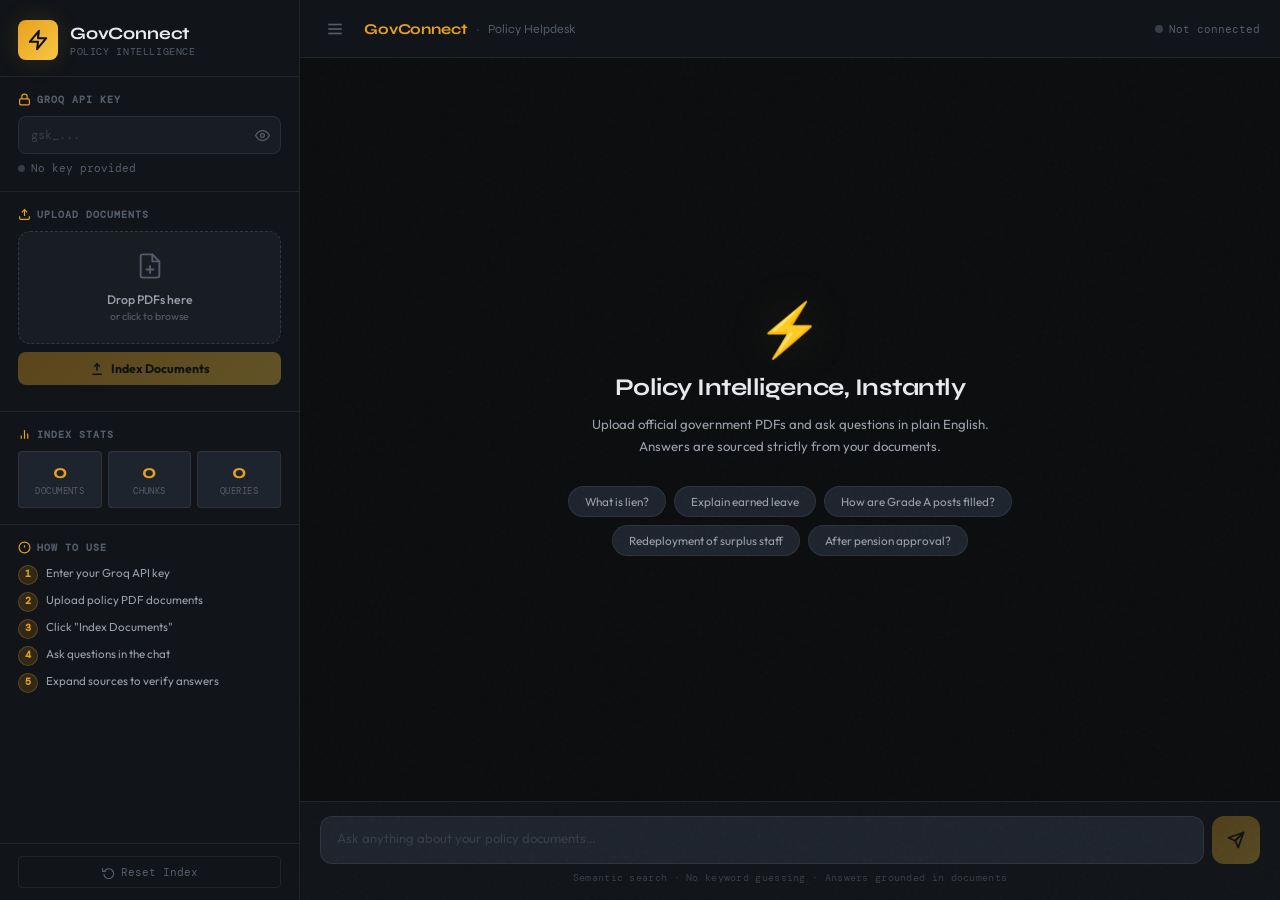
<file: frontend/index.html>
<!DOCTYPE html>
<html lang="en">
<head>
  <meta charset="UTF-8" />
  <meta name="viewport" content="width=device-width, initial-scale=1.0" />
  <title>GovConnect · Policy Helpdesk</title>
  <link rel="stylesheet" href="./style.css">
  <link rel="preconnect" href="https://fonts.googleapis.com" />
  <link rel="preconnect" href="https://fonts.gstatic.com" crossorigin />
  <link href="https://fonts.googleapis.com/css2?family=Syne:wght@400;500;600;700;800&family=DM+Mono:wght@300;400;500&family=Outfit:wght@300;400;500;600&display=swap" rel="stylesheet" />
</head>
<body>

  <!-- ░░ NOISE OVERLAY ░░ -->
  <div class="noise" aria-hidden="true"></div>

  <!-- ░░ SIDEBAR ░░ -->
  <aside class="sidebar" id="sidebar">

    <div class="sidebar-top">
      <div class="brand">
        <div class="brand-icon">
          <svg width="22" height="22" viewBox="0 0 24 24" fill="none" stroke="currentColor" stroke-width="2.2" stroke-linecap="round" stroke-linejoin="round"><path d="M13 2L3 14h9l-1 8 10-12h-9l1-8z"/></svg>
        </div>
        <div>
          <div class="brand-name">GovConnect</div>
          <div class="brand-tag">Policy Intelligence</div>
        </div>
      </div>
    </div>

    <!-- API Key -->
    <div class="sidebar-section">
      <div class="section-label">
        <svg width="13" height="13" viewBox="0 0 24 24" fill="none" stroke="currentColor" stroke-width="2.2"><rect x="3" y="11" width="18" height="11" rx="2"/><path d="M7 11V7a5 5 0 0 1 10 0v4"/></svg>
        Groq API Key
      </div>
      <div class="key-input-wrap">
        <input type="password" id="apiKeyInput" class="key-input" placeholder="gsk_..." autocomplete="off" />
        <button class="key-toggle" id="keyToggle" title="Show/hide key">
          <svg id="eyeIcon" width="15" height="15" viewBox="0 0 24 24" fill="none" stroke="currentColor" stroke-width="2" stroke-linecap="round"><path d="M1 12s4-8 11-8 11 8 11 8-4 8-11 8-11-8-11-8z"/><circle cx="12" cy="12" r="3"/></svg>
        </button>
      </div>
      <div class="key-status" id="keyStatus">
        <span class="dot"></span> No key provided
      </div>
    </div>

    <div class="sidebar-divider"></div>

    <!-- Upload -->
    <div class="sidebar-section">
      <div class="section-label">
        <svg width="13" height="13" viewBox="0 0 24 24" fill="none" stroke="currentColor" stroke-width="2.2"><path d="M21 15v4a2 2 0 0 1-2 2H5a2 2 0 0 1-2-2v-4"/><polyline points="17 8 12 3 7 8"/><line x1="12" y1="3" x2="12" y2="15"/></svg>
        Upload Documents
      </div>
      <div class="upload-zone" id="uploadZone">
        <div class="upload-icon">
          <svg width="28" height="28" viewBox="0 0 24 24" fill="none" stroke="currentColor" stroke-width="1.6" stroke-linecap="round" stroke-linejoin="round"><path d="M14 2H6a2 2 0 0 0-2 2v16a2 2 0 0 0 2 2h12a2 2 0 0 0 2-2V8z"/><polyline points="14 2 14 8 20 8"/><line x1="12" y1="18" x2="12" y2="12"/><line x1="9" y1="15" x2="15" y2="15"/></svg>
        </div>
        <div class="upload-text">Drop PDFs here</div>
        <div class="upload-sub">or click to browse</div>
        <input type="file" id="fileInput" multiple accept=".pdf" style="display:none;" />
      </div>
      <button class="upload-btn" id="uploadBtn" disabled>
        <svg width="14" height="14" viewBox="0 0 24 24" fill="none" stroke="currentColor" stroke-width="2.5"><polyline points="17 8 12 3 7 8"/><line x1="12" y1="3" x2="12" y2="15"/><path d="M20 21H4"/></svg>
        Index Documents
      </button>
      <div id="uploadProgress" class="upload-progress" style="display:none;">
        <div class="progress-bar"><div class="progress-fill" id="progressFill"></div></div>
        <div class="progress-label" id="progressLabel">Processing…</div>
      </div>
      <div id="docList" class="doc-list"></div>
    </div>

    <div class="sidebar-divider"></div>

    <!-- Stats -->
    <div class="sidebar-section">
      <div class="section-label">
        <svg width="13" height="13" viewBox="0 0 24 24" fill="none" stroke="currentColor" stroke-width="2.2"><line x1="18" y1="20" x2="18" y2="10"/><line x1="12" y1="20" x2="12" y2="4"/><line x1="6" y1="20" x2="6" y2="14"/></svg>
        Index Stats
      </div>
      <div class="stats-grid">
        <div class="stat-card">
          <div class="stat-val" id="statDocs">0</div>
          <div class="stat-lbl">Documents</div>
        </div>
        <div class="stat-card">
          <div class="stat-val" id="statChunks">0</div>
          <div class="stat-lbl">Chunks</div>
        </div>
        <div class="stat-card">
          <div class="stat-val" id="statQueries">0</div>
          <div class="stat-lbl">Queries</div>
        </div>
      </div>
    </div>

    <div class="sidebar-divider"></div>

    <!-- Instructions -->
    <div class="sidebar-section">
      <div class="section-label">
        <svg width="13" height="13" viewBox="0 0 24 24" fill="none" stroke="currentColor" stroke-width="2.2"><circle cx="12" cy="12" r="10"/><line x1="12" y1="8" x2="12" y2="12"/><line x1="12" y1="16" x2="12.01" y2="16"/></svg>
        How to Use
      </div>
      <ol class="instructions">
        <li>Enter your Groq API key</li>
        <li>Upload policy PDF documents</li>
        <li>Click "Index Documents"</li>
        <li>Ask questions in the chat</li>
        <li>Expand sources to verify answers</li>
      </ol>
    </div>

    <!-- Reset -->
    <div class="sidebar-bottom">
      <button class="reset-btn" id="resetBtn">
        <svg width="13" height="13" viewBox="0 0 24 24" fill="none" stroke="currentColor" stroke-width="2.2"><polyline points="1 4 1 10 7 10"/><path d="M3.51 15a9 9 0 1 0 .49-3.93"/></svg>
        Reset Index
      </button>
    </div>

  </aside>

  <!-- ░░ MAIN ░░ -->
  <main class="main">

    <!-- Top bar -->
    <header class="topbar">
      <button class="sidebar-toggle" id="sidebarToggle" title="Toggle sidebar">
        <svg width="18" height="18" viewBox="0 0 24 24" fill="none" stroke="currentColor" stroke-width="2.2"><line x1="3" y1="6" x2="21" y2="6"/><line x1="3" y1="12" x2="21" y2="12"/><line x1="3" y1="18" x2="21" y2="18"/></svg>
      </button>
      <div class="topbar-title">
        <span class="topbar-brand">GovConnect</span>
        <span class="topbar-sep">·</span>
        <span class="topbar-sub">Policy Helpdesk</span>
      </div>
      <div class="topbar-status" id="topbarStatus">
        <span class="status-dot offline" id="statusDot"></span>
        <span id="statusText">Not connected</span>
      </div>
    </header>

    <!-- Chat window -->
    <div class="chat-window" id="chatWindow">
      <!-- Welcome state -->
      <div class="welcome" id="welcomeState">
        <div class="welcome-glyph">⚡</div>
        <h2 class="welcome-title">Policy Intelligence, Instantly</h2>
        <p class="welcome-desc">Upload official government PDFs and ask questions in plain English. Answers are sourced strictly from your documents.</p>
        <div class="sample-queries" id="sampleQueries">
          <button class="sample-chip" data-q="What is lien?">What is lien?</button>
          <button class="sample-chip" data-q="Explain earned leave">Explain earned leave</button>
          <button class="sample-chip" data-q="How are Grade A posts filled?">How are Grade A posts filled?</button>
          <button class="sample-chip" data-q="Steps for redeployment of surplus staff">Redeployment of surplus staff</button>
          <button class="sample-chip" data-q="What happens after pension approval?">After pension approval?</button>
        </div>
      </div>

      <!-- Messages -->
      <div class="messages" id="messages"></div>
    </div>

    <!-- Input area -->
    <div class="input-area">
      <div class="input-wrap">
        <textarea
          id="queryInput"
          class="query-input"
          placeholder="Ask anything about your policy documents…"
          rows="1"
          autocomplete="off"
        ></textarea>
        <button class="send-btn" id="sendBtn" disabled title="Send">
          <svg width="18" height="18" viewBox="0 0 24 24" fill="none" stroke="currentColor" stroke-width="2.4" stroke-linecap="round" stroke-linejoin="round"><line x1="22" y1="2" x2="11" y2="13"/><polygon points="22 2 15 22 11 13 2 9 22 2"/></svg>
        </button>
      </div>
      <div class="input-hint">Semantic search · No keyword guessing · Answers grounded in documents</div>
    </div>

  </main>
<script src="./script.js"></script>
</body>
</html>
</file>
<file: frontend/style.css>
*, *::before, *::after { box-sizing: border-box; margin: 0; padding: 0; }
html { font-size: 15px; -webkit-font-smoothing: antialiased; }
button { cursor: pointer; font-family: inherit; }
textarea, input { font-family: inherit; }

/* ── Variables ── */
:root {
  --bg-0:           #0b0d0f;
  --bg-1:           #111418;
  --bg-2:           #181d24;
  --bg-3:           #1e242d;
  --bg-4:           #242b36;
  --border:         rgba(255,255,255,0.07);
  --border-bright:  rgba(255,255,255,0.12);
  --amber:          #e8a020;
  --amber-dim:      #c48318;
  --amber-glow:     rgba(232,160,32,0.15);
  --amber-glow-sm:  rgba(232,160,32,0.08);
  --cyan:           #38bdf8;
  --green:          #4ade80;
  --red:            #f87171;
  --text-1:         #e8eaed;
  --text-2:         #9aa0ab;
  --text-3:         #545d6b;
  --text-4:         #363d47;
  --radius-xs:      4px;
  --radius-sm:      8px;
  --radius-md:      12px;
  --radius-lg:      18px;
  --radius-xl:      24px;
  --shadow-sm:      0 2px 8px rgba(0,0,0,0.4);
  --shadow-md:      0 4px 20px rgba(0,0,0,0.5);
  --shadow-lg:      0 8px 40px rgba(0,0,0,0.7);
  --sidebar-w:      300px;
  --topbar-h:       58px;
  --font-display:   'Syne', sans-serif;
  --font-body:      'Outfit', sans-serif;
  --font-mono:      'DM Mono', monospace;
  --transition:     all 0.18s ease;
}

/* ── Noise overlay ── */
.noise {
  position: fixed; inset: 0; z-index: 0;
  pointer-events: none;
  background-image: url("data:image/svg+xml,%3Csvg viewBox='0 0 256 256' xmlns='http://www.w3.org/2000/svg'%3E%3Cfilter id='n'%3E%3CfeTurbulence type='fractalNoise' baseFrequency='0.9' numOctaves='4' stitchTiles='stitch'/%3E%3C/filter%3E%3Crect width='100%25' height='100%25' filter='url(%23n)' opacity='0.035'/%3E%3C/svg%3E");
  opacity: 0.6;
}

/* ── Body ── */
body {
  display: flex;
  height: 100vh;
  overflow: hidden;
  background: var(--bg-0);
  color: var(--text-1);
  font-family: var(--font-body);
  position: relative;
  z-index: 1;
}

/* ══════════════════════════════════════════
   SIDEBAR
══════════════════════════════════════════ */
.sidebar {
  width: var(--sidebar-w);
  flex-shrink: 0;
  height: 100vh;
  background: var(--bg-1);
  border-right: 1px solid var(--border);
  display: flex;
  flex-direction: column;
  overflow-y: auto;
  overflow-x: hidden;
  transition: transform 0.25s cubic-bezier(0.4,0,0.2,1);
  position: relative;
  z-index: 10;
  scrollbar-width: thin;
  scrollbar-color: var(--bg-4) transparent;
}
.sidebar::-webkit-scrollbar { width: 4px; }
.sidebar::-webkit-scrollbar-thumb { background: var(--bg-4); border-radius: 2px; }
.sidebar.collapsed { transform: translateX(calc(-1 * var(--sidebar-w))); }

/* Brand */
.sidebar-top {
  padding: 20px 18px 16px;
  border-bottom: 1px solid var(--border);
  flex-shrink: 0;
}
.brand {
  display: flex;
  align-items: center;
  gap: 12px;
}
.brand-icon {
  width: 40px; height: 40px;
  background: linear-gradient(135deg, var(--amber), #f5c842);
  border-radius: var(--radius-sm);
  display: flex; align-items: center; justify-content: center;
  color: #0b0d0f;
  box-shadow: 0 0 24px var(--amber-glow);
  flex-shrink: 0;
}
.brand-name {
  font-family: var(--font-display);
  font-size: 1.15rem;
  font-weight: 700;
  color: var(--text-1);
  letter-spacing: -0.01em;
}
.brand-tag {
  font-size: 0.68rem;
  color: var(--text-3);
  letter-spacing: 0.06em;
  text-transform: uppercase;
  font-family: var(--font-mono);
  margin-top: 1px;
}

/* Section */
.sidebar-section {
  padding: 16px 18px;
  flex-shrink: 0;
}
.sidebar-divider { border-top: 1px solid var(--border); }
.section-label {
  display: flex;
  align-items: center;
  gap: 6px;
  font-size: 0.68rem;
  font-weight: 600;
  letter-spacing: 0.1em;
  text-transform: uppercase;
  color: var(--text-3);
  font-family: var(--font-mono);
  margin-bottom: 10px;
}
.section-label svg { color: var(--amber); flex-shrink: 0; }

/* API key */
.key-input-wrap {
  display: flex;
  align-items: center;
  background: var(--bg-2);
  border: 1px solid var(--border);
  border-radius: var(--radius-sm);
  overflow: hidden;
  transition: border-color .18s;
}
.key-input-wrap:focus-within {
  border-color: var(--amber);
  box-shadow: 0 0 0 3px var(--amber-glow-sm);
}
.key-input {
  flex: 1; padding: 9px 12px;
  background: transparent; border: none; outline: none;
  color: var(--text-1); font-size: 0.82rem;
  font-family: var(--font-mono);
}
.key-input::placeholder { color: var(--text-4); }
.key-toggle {
  width: 36px; height: 36px;
  background: none; border: none;
  color: var(--text-3);
  display: flex; align-items: center; justify-content: center;
  transition: color .15s;
}
.key-toggle:hover { color: var(--amber); }
.key-status {
  display: flex;
  align-items: center;
  gap: 6px;
  font-size: 0.72rem;
  color: var(--text-3);
  font-family: var(--font-mono);
  margin-top: 7px;
}
.key-status .dot {
  width: 7px; height: 7px;
  border-radius: 50%;
  background: var(--text-4);
  flex-shrink: 0;
}
.key-status.active .dot {
  background: var(--green);
  box-shadow: 0 0 6px rgba(74,222,128,0.5);
  animation: pulse-dot 2s infinite;
}
.key-status.active { color: var(--green); }

/* Upload zone */
.upload-zone {
  border: 1.5px dashed var(--border-bright);
  border-radius: var(--radius-md);
  padding: 20px 12px;
  text-align: center;
  cursor: pointer;
  transition: var(--transition);
  background: var(--bg-2);
  position: relative;
}
.upload-zone:hover, .upload-zone.drag-over {
  border-color: var(--amber);
  background: var(--amber-glow-sm);
}
.upload-icon { color: var(--text-3); margin-bottom: 8px; }
.upload-zone:hover .upload-icon, .upload-zone.drag-over .upload-icon { color: var(--amber); }
.upload-text {
  font-size: 0.82rem;
  font-weight: 500;
  color: var(--text-2);
}
.upload-sub { font-size: 0.7rem; color: var(--text-3); margin-top: 2px; }

.upload-btn {
  width: 100%; margin-top: 8px;
  display: flex; align-items: center; justify-content: center; gap: 7px;
  padding: 9px 14px;
  background: linear-gradient(135deg, var(--amber), #f5c842);
  color: #0b0d0f;
  border: none; border-radius: var(--radius-sm);
  font-size: 0.82rem; font-weight: 700;
  font-family: var(--font-body);
  transition: opacity .15s, transform .1s, box-shadow .15s;
  box-shadow: 0 0 18px var(--amber-glow);
}
.upload-btn:hover:not(:disabled) {
  opacity: 0.9; transform: translateY(-1px);
  box-shadow: 0 0 28px var(--amber-glow);
}
.upload-btn:disabled { opacity: 0.35; cursor: not-allowed; box-shadow: none; }

/* Progress */
.upload-progress { margin-top: 10px; }
.progress-bar {
  height: 3px; background: var(--bg-4);
  border-radius: 2px; overflow: hidden;
}
.progress-fill {
  height: 100%;
  background: linear-gradient(90deg, var(--amber), #f5c842);
  border-radius: 2px;
  width: 0%;
  transition: width 0.4s ease;
  animation: shimmer 1.5s infinite;
}
@keyframes shimmer {
  0% { filter: brightness(1); }
  50% { filter: brightness(1.3); }
  100% { filter: brightness(1); }
}
.progress-label {
  font-size: 0.7rem; color: var(--text-3); margin-top: 5px;
  font-family: var(--font-mono);
}

/* Doc list */
.doc-list { margin-top: 10px; display: flex; flex-direction: column; gap: 5px; }
.doc-item {
  display: flex; align-items: center; gap: 8px;
  background: var(--bg-3); border: 1px solid var(--border);
  border-radius: var(--radius-xs);
  padding: 7px 10px;
  font-size: 0.76rem;
  animation: fadeUp 0.25s ease;
}
.doc-item-icon { color: var(--amber); flex-shrink: 0; font-size: 0.85rem; }
.doc-item-name {
  flex: 1; color: var(--text-2);
  overflow: hidden; text-overflow: ellipsis; white-space: nowrap;
}
.doc-item-badge {
  font-size: 0.65rem; font-family: var(--font-mono);
  background: var(--amber-glow); border: 1px solid rgba(232,160,32,0.2);
  color: var(--amber); padding: 2px 6px; border-radius: 20px;
  white-space: nowrap; flex-shrink: 0;
}

/* Stats */
.stats-grid {
  display: grid; grid-template-columns: repeat(3, 1fr); gap: 6px;
}
.stat-card {
  background: var(--bg-3); border: 1px solid var(--border);
  border-radius: var(--radius-xs);
  padding: 10px 6px; text-align: center;
}
.stat-val {
  font-family: var(--font-display);
  font-size: 1.3rem; font-weight: 700;
  color: var(--amber); line-height: 1;
}
.stat-lbl {
  font-size: 0.62rem; color: var(--text-3);
  font-family: var(--font-mono); margin-top: 3px;
  text-transform: uppercase; letter-spacing: 0.05em;
}

/* Instructions */
.instructions {
  list-style: none;
  display: flex; flex-direction: column; gap: 6px;
}
.instructions li {
  display: flex; align-items: flex-start; gap: 8px;
  font-size: 0.77rem; color: var(--text-2); line-height: 1.5;
  counter-increment: step;
}
.instructions { counter-reset: step; }
.instructions li::before {
  content: counter(step);
  min-width: 20px; height: 20px;
  background: var(--amber-glow); border: 1px solid rgba(232,160,32,0.25);
  border-radius: 50%;
  font-size: 0.65rem; font-weight: 700; color: var(--amber);
  font-family: var(--font-mono);
  display: flex; align-items: center; justify-content: center;
  flex-shrink: 0; margin-top: 1px;
}

/* Reset btn */
.sidebar-bottom {
  margin-top: auto; padding: 12px 18px;
  border-top: 1px solid var(--border);
  flex-shrink: 0;
}
.reset-btn {
  width: 100%;
  display: flex; align-items: center; justify-content: center; gap: 6px;
  padding: 8px 12px;
  background: transparent;
  border: 1px solid var(--border); border-radius: var(--radius-xs);
  font-size: 0.75rem; color: var(--text-3);
  transition: var(--transition);
  font-family: var(--font-mono);
}
.reset-btn:hover {
  border-color: var(--red);
  color: var(--red);
}

/* ══════════════════════════════════════════
   MAIN AREA
══════════════════════════════════════════ */
.main {
  flex: 1;
  display: flex; flex-direction: column;
  height: 100vh; overflow: hidden;
  min-width: 0;
}

/* Topbar */
.topbar {
  height: var(--topbar-h);
  flex-shrink: 0;
  display: flex; align-items: center; gap: 14px;
  padding: 0 20px;
  background: var(--bg-1);
  border-bottom: 1px solid var(--border);
  position: relative; z-index: 5;
}
.sidebar-toggle {
  background: none; border: none; color: var(--text-3);
  padding: 6px; border-radius: var(--radius-xs);
  display: flex; align-items: center;
  transition: color .15s, background .15s;
}
.sidebar-toggle:hover { color: var(--text-1); background: var(--bg-3); }
.topbar-title {
  display: flex; align-items: center; gap: 8px;
  font-family: var(--font-display);
}
.topbar-brand {
  font-size: 1rem; font-weight: 700; color: var(--amber); letter-spacing: -0.01em;
}
.topbar-sep { color: var(--text-4); font-size: 1rem; }
.topbar-sub { font-size: 0.82rem; color: var(--text-3); }
.topbar-status {
  margin-left: auto;
  display: flex; align-items: center; gap: 6px;
  font-size: 0.72rem; color: var(--text-3); font-family: var(--font-mono);
}
.status-dot {
  width: 8px; height: 8px; border-radius: 50%;
  flex-shrink: 0;
}
.status-dot.offline { background: var(--text-4); }
.status-dot.online {
  background: var(--green);
  box-shadow: 0 0 6px rgba(74,222,128,0.5);
  animation: pulse-dot 2s infinite;
}
.status-dot.busy {
  background: var(--amber);
  animation: pulse-dot 0.8s infinite;
}
@keyframes pulse-dot {
  0%,100% { opacity: 1; } 50% { opacity: 0.45; }
}

/* Chat window */
.chat-window {
  flex: 1;
  overflow-y: auto;
  padding: 24px 20px;
  display: flex; flex-direction: column;
  scrollbar-width: thin; scrollbar-color: var(--bg-4) transparent;
  scroll-behavior: smooth;
}
.chat-window::-webkit-scrollbar { width: 5px; }
.chat-window::-webkit-scrollbar-thumb { background: var(--bg-4); border-radius: 3px; }

/* Welcome */
.welcome {
  flex: 1; display: flex; flex-direction: column;
  align-items: center; justify-content: center;
  text-align: center; padding: 2rem;
  animation: fadeIn 0.5s ease;
}
.welcome-glyph {
  font-size: 3.5rem; line-height: 1;
  margin-bottom: 18px;
  filter: drop-shadow(0 0 24px var(--amber-glow));
}
.welcome-title {
  font-family: var(--font-display);
  font-size: 1.6rem; font-weight: 700;
  color: var(--text-1); letter-spacing: -0.02em;
  line-height: 1.2; margin-bottom: 12px;
}
.welcome-desc {
  font-size: 0.88rem; color: var(--text-2);
  max-width: 440px; line-height: 1.65; margin-bottom: 28px;
}
.sample-queries {
  display: flex; flex-wrap: wrap; gap: 8px; justify-content: center;
  max-width: 520px;
}
.sample-chip {
  background: var(--bg-3); border: 1px solid var(--border);
  border-radius: 20px; padding: 7px 16px;
  font-size: 0.78rem; color: var(--text-2);
  transition: var(--transition);
  font-family: var(--font-body);
}
.sample-chip:hover {
  border-color: var(--amber); color: var(--amber);
  background: var(--amber-glow-sm);
}

/* Messages */
.messages {
  display: flex; flex-direction: column; gap: 18px;
}

/* Message row */
.msg-row {
  display: flex; gap: 11px; align-items: flex-end;
  animation: fadeUp 0.22s ease;
}
.msg-row.user { flex-direction: row-reverse; }

/* Avatars */
.msg-avatar {
  width: 32px; height: 32px; border-radius: 50%;
  display: flex; align-items: center; justify-content: center;
  font-size: 0.85rem; flex-shrink: 0;
}
.msg-avatar.ai {
  background: linear-gradient(135deg, #1a3350, #1e4a74);
  border: 1px solid rgba(56,189,248,0.2);
  box-shadow: 0 0 12px rgba(56,189,248,0.1);
}
.msg-avatar.user {
  background: linear-gradient(135deg, #3d2400, #6b4100);
  border: 1px solid rgba(232,160,32,0.3);
}

/* Bubbles */
.msg-bubble-wrap { max-width: 74%; display: flex; flex-direction: column; gap: 4px; }
.msg-row.user .msg-bubble-wrap { align-items: flex-end; }

.bubble {
  padding: 12px 16px;
  border-radius: var(--radius-lg);
  font-size: 0.87rem; line-height: 1.68;
  box-shadow: var(--shadow-sm);
  word-break: break-word;
}
.bubble.ai {
  background: var(--bg-3); border: 1px solid var(--border);
  color: var(--text-1); border-bottom-left-radius: var(--radius-xs);
}
.bubble.user {
  background: linear-gradient(135deg, #3d2400, #5a3600);
  border: 1px solid rgba(232,160,32,0.25);
  color: #f5deb3; border-bottom-right-radius: var(--radius-xs);
}

.bubble-time {
  font-size: 0.63rem; color: var(--text-4); font-family: var(--font-mono);
}
.msg-row.user .bubble-time { text-align: right; }

/* Source section */
.source-section {
  margin-top: 10px;
  border: 1px solid var(--border);
  border-radius: var(--radius-sm);
  overflow: hidden;
  background: var(--bg-2);
}
.source-toggle {
  display: flex; align-items: center; justify-content: space-between;
  width: 100%; padding: 9px 12px;
  background: none; border: none;
  font-size: 0.74rem; color: var(--amber);
  font-family: var(--font-mono);
  cursor: pointer;
  transition: background .15s;
}
.source-toggle:hover { background: var(--amber-glow-sm); }
.source-toggle-icon {
  width: 16px; height: 16px; color: var(--amber);
  transition: transform .2s;
}
.source-toggle.open .source-toggle-icon { transform: rotate(180deg); }

.source-body {
  display: none; padding: 0 12px 12px;
  border-top: 1px solid var(--border);
}
.source-body.open { display: block; }

.source-item {
  margin-top: 10px;
  background: var(--bg-1); border: 1px solid var(--border);
  border-radius: var(--radius-xs);
  padding: 10px 12px;
}
.source-item-header {
  display: flex; align-items: center; justify-content: space-between;
  margin-bottom: 6px;
}
.source-doc-name {
  font-size: 0.72rem; font-weight: 600; color: var(--amber);
  font-family: var(--font-mono);
  display: flex; align-items: center; gap: 5px;
}
.source-score {
  font-size: 0.68rem; font-family: var(--font-mono);
  display: flex; align-items: center; gap: 6px;
}
.score-bar {
  width: 60px; height: 3px;
  background: var(--bg-4); border-radius: 2px; overflow: hidden;
}
.score-fill {
  height: 100%;
  background: linear-gradient(90deg, var(--amber), #f5c842);
}
.score-label { color: var(--text-3); }
.source-snippet {
  font-size: 0.75rem; color: var(--text-2); line-height: 1.6;
  font-family: var(--font-mono);
  display: -webkit-box; -webkit-line-clamp: 4; -webkit-box-orient: vertical;
  overflow: hidden;
}

/* Thinking indicator */
.thinking-row {
  display: flex; gap: 11px; align-items: flex-end;
  animation: fadeUp 0.2s ease;
}
.thinking-bubble {
  background: var(--bg-3); border: 1px solid var(--border);
  border-radius: var(--radius-lg); border-bottom-left-radius: var(--radius-xs);
  padding: 13px 18px;
  display: flex; align-items: center; gap: 10px;
}
.thinking-text { font-size: 0.8rem; color: var(--text-3); font-style: italic; }
.dots { display: flex; gap: 4px; }
.dots span {
  width: 7px; height: 7px; border-radius: 50%;
  background: var(--amber);
  animation: bounce 1.2s infinite;
}
.dots span:nth-child(2) { animation-delay: 0.2s; }
.dots span:nth-child(3) { animation-delay: 0.4s; }
@keyframes bounce {
  0%,80%,100% { transform: translateY(0); opacity: 0.4; }
  40% { transform: translateY(-7px); opacity: 1; }
}

/* Fallback message */
.bubble.fallback {
  background: rgba(247,113,113,0.06);
  border-color: rgba(247,113,113,0.2);
}

/* ══════════════════════════════════════════
   INPUT AREA
══════════════════════════════════════════ */
.input-area {
  flex-shrink: 0;
  padding: 14px 20px 16px;
  border-top: 1px solid var(--border);
  background: var(--bg-1);
}
.input-wrap {
  display: flex; gap: 8px; align-items: flex-end;
}
.query-input {
  flex: 1;
  background: var(--bg-3); border: 1.5px solid var(--border);
  border-radius: var(--radius-md);
  padding: 12px 16px;
  color: var(--text-1); font-size: 0.88rem;
  resize: none; outline: none;
  min-height: 48px; max-height: 160px;
  line-height: 1.5;
  transition: border-color .18s, box-shadow .18s;
  scrollbar-width: thin;
}
.query-input::placeholder { color: var(--text-4); }
.query-input:focus {
  border-color: var(--amber);
  box-shadow: 0 0 0 3px var(--amber-glow-sm);
}
.send-btn {
  width: 48px; height: 48px; flex-shrink: 0;
  background: linear-gradient(135deg, var(--amber), #f5c842);
  border: none; border-radius: var(--radius-md);
  color: #0b0d0f;
  display: flex; align-items: center; justify-content: center;
  transition: opacity .15s, transform .1s, box-shadow .15s;
  box-shadow: 0 0 18px var(--amber-glow);
}
.send-btn:hover:not(:disabled) {
  opacity: 0.9; transform: translateY(-1px);
  box-shadow: 0 0 28px var(--amber-glow);
}
.send-btn:disabled { opacity: 0.3; cursor: not-allowed; box-shadow: none; }
.input-hint {
  margin-top: 7px;
  font-size: 0.66rem; color: var(--text-4);
  text-align: center; font-family: var(--font-mono);
  letter-spacing: 0.03em;
}

/* ══════════════════════════════════════════
   ANIMATIONS
══════════════════════════════════════════ */
@keyframes fadeUp {
  from { opacity: 0; transform: translateY(10px); }
  to   { opacity: 1; transform: translateY(0); }
}
@keyframes fadeIn {
  from { opacity: 0; } to { opacity: 1; }
}

/* ══════════════════════════════════════════
   RESPONSIVE
══════════════════════════════════════════ */
@media (max-width: 768px) {
  :root { --sidebar-w: 280px; }
  .sidebar {
    position: fixed; top: 0; left: 0; height: 100%;
    z-index: 100; box-shadow: var(--shadow-lg);
  }
  .sidebar.collapsed { transform: translateX(-100%); }
  .topbar-sub { display: none; }
}
</file>
